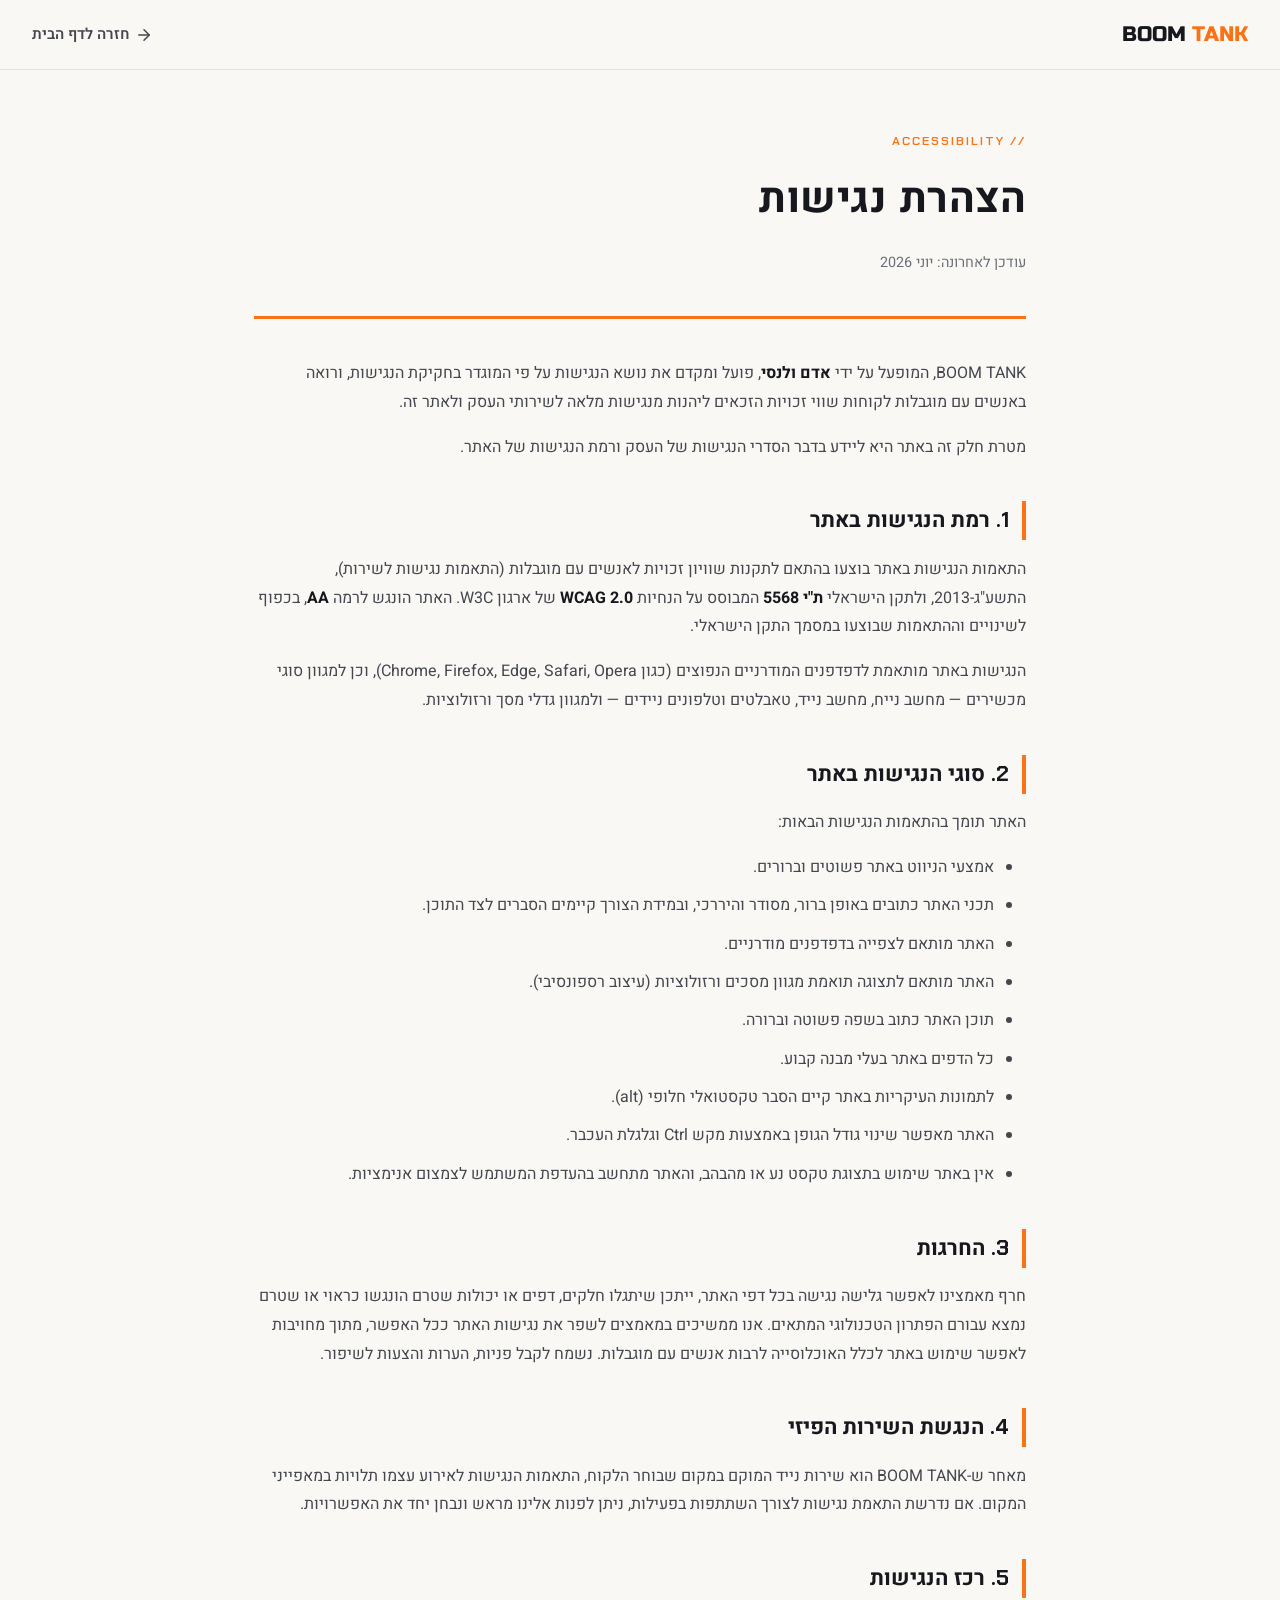
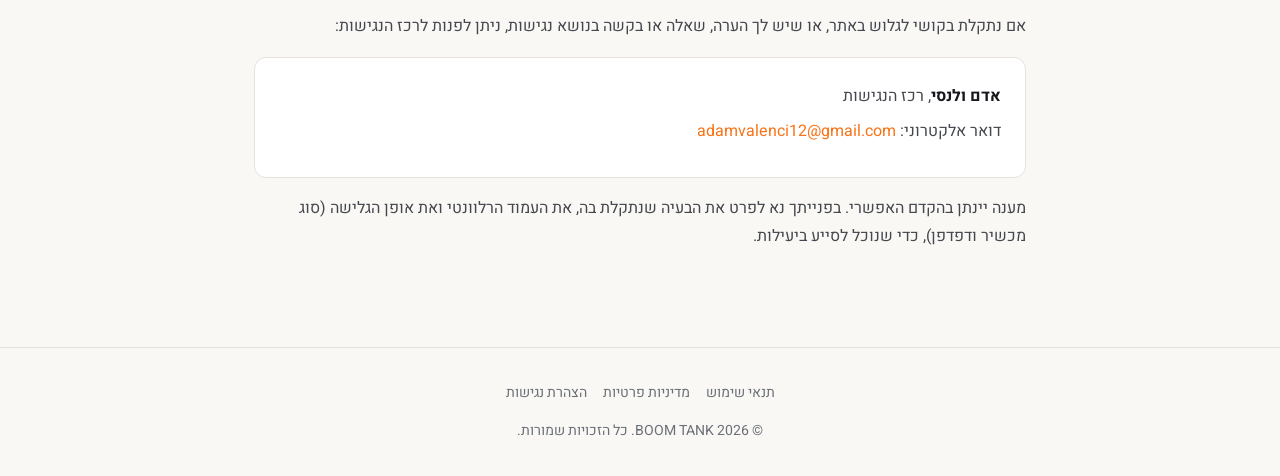
<file: accessibility.html>
<!DOCTYPE html>
<html lang="he" dir="rtl">
<head>
  <meta charset="UTF-8">
  <meta name="viewport" content="width=device-width, initial-scale=1.0">
  <title>הצהרת נגישות | BOOM TANK</title>
  <meta name="description" content="הצהרת הנגישות של אתר BOOM TANK — רמת הנגישות, סוגי ההתאמות שבוצעו ודרכי פנייה לרכז הנגישות.">
  <link rel="preconnect" href="https://fonts.googleapis.com">
  <link rel="preconnect" href="https://fonts.gstatic.com" crossorigin>
  <link href="https://fonts.googleapis.com/css2?family=Russo+One&family=Chakra+Petch:wght@400;500;600;700&family=Heebo:wght@300;400;500;700;800;900&display=swap" rel="stylesheet">
  <link rel="stylesheet" href="legal.css">
</head>
<body>
  <nav class="legal-nav">
    <a href="index.html" class="logo">BOOM <span class="accent">TANK</span></a>
    <a href="index.html" class="back-link">
      <svg xmlns="http://www.w3.org/2000/svg" viewBox="0 0 24 24" fill="none" stroke="currentColor" stroke-width="2" stroke-linecap="round" stroke-linejoin="round"><line x1="5" y1="12" x2="19" y2="12"/><polyline points="12 5 19 12 12 19"/></svg>
      חזרה לדף הבית
    </a>
  </nav>

  <main class="legal-wrap">
    <header class="legal-header">
      <span class="eyebrow">// Accessibility</span>
      <h1>הצהרת נגישות</h1>
      <p class="updated">עודכן לאחרונה: יוני 2026</p>
    </header>

    <p>
      BOOM TANK, המופעל על ידי <strong>אדם ולנסי</strong>, פועל ומקדם את נושא הנגישות על פי המוגדר בחקיקת הנגישות, ורואה באנשים עם מוגבלות לקוחות שווי זכויות הזכאים ליהנות מנגישות מלאה לשירותי העסק ולאתר זה.
    </p>
    <p>
      מטרת חלק זה באתר היא ליידע בדבר הסדרי הנגישות של העסק ורמת הנגישות של האתר.
    </p>

    <h2>1. רמת הנגישות באתר</h2>
    <p>
      התאמות הנגישות באתר בוצעו בהתאם לתקנות שוויון זכויות לאנשים עם מוגבלות (התאמות נגישות לשירות), התשע"ג-2013, ולתקן הישראלי <strong>ת"י 5568</strong> המבוסס על הנחיות <strong>WCAG 2.0</strong> של ארגון W3C. האתר הונגש לרמה <strong>AA</strong>, בכפוף לשינויים וההתאמות שבוצעו במסמך התקן הישראלי.
    </p>
    <p>
      הנגישות באתר מותאמת לדפדפנים המודרניים הנפוצים (כגון Chrome, Firefox, Edge, Safari, Opera), וכן למגוון סוגי מכשירים — מחשב נייח, מחשב נייד, טאבלטים וטלפונים ניידים — ולמגוון גדלי מסך ורזולוציות.
    </p>

    <h2>2. סוגי הנגישות באתר</h2>
    <p>האתר תומך בהתאמות הנגישות הבאות:</p>
    <ul>
      <li>אמצעי הניווט באתר פשוטים וברורים.</li>
      <li>תכני האתר כתובים באופן ברור, מסודר והיררכי, ובמידת הצורך קיימים הסברים לצד התוכן.</li>
      <li>האתר מותאם לצפייה בדפדפנים מודרניים.</li>
      <li>האתר מותאם לתצוגה תואמת מגוון מסכים ורזולוציות (עיצוב רספונסיבי).</li>
      <li>תוכן האתר כתוב בשפה פשוטה וברורה.</li>
      <li>כל הדפים באתר בעלי מבנה קבוע.</li>
      <li>לתמונות העיקריות באתר קיים הסבר טקסטואלי חלופי (alt).</li>
      <li>האתר מאפשר שינוי גודל הגופן באמצעות מקש Ctrl וגלגלת העכבר.</li>
      <li>אין באתר שימוש בתצוגת טקסט נע או מהבהב, והאתר מתחשב בהעדפת המשתמש לצמצום אנימציות.</li>
    </ul>

    <h2>3. החרגות</h2>
    <p>
      חרף מאמצינו לאפשר גלישה נגישה בכל דפי האתר, ייתכן שיתגלו חלקים, דפים או יכולות שטרם הונגשו כראוי או שטרם נמצא עבורם הפתרון הטכנולוגי המתאים. אנו ממשיכים במאמצים לשפר את נגישות האתר ככל האפשר, מתוך מחויבות לאפשר שימוש באתר לכלל האוכלוסייה לרבות אנשים עם מוגבלות. נשמח לקבל פניות, הערות והצעות לשיפור.
    </p>

    <h2>4. הנגשת השירות הפיזי</h2>
    <p>
      מאחר ש-BOOM TANK הוא שירות נייד המוקם במקום שבוחר הלקוח, התאמות הנגישות לאירוע עצמו תלויות במאפייני המקום. אם נדרשת התאמת נגישות לצורך השתתפות בפעילות, ניתן לפנות אלינו מראש ונבחן יחד את האפשרויות.
    </p>

    <h2>5. רכז הנגישות</h2>
    <p>
      אם נתקלת בקושי לגלוש באתר, או שיש לך הערה, שאלה או בקשה בנושא נגישות, ניתן לפנות לרכז הנגישות:
    </p>
    <div class="legal-contact">
      <p><strong>אדם ולנסי</strong>, רכז הנגישות</p>
      <p>דואר אלקטרוני: <a href="mailto:adamvalenci12@gmail.com">adamvalenci12@gmail.com</a></p>
    </div>
    <p style="margin-top:1rem;">
      מענה יינתן בהקדם האפשרי. בפנייתך נא לפרט את הבעיה שנתקלת בה, את העמוד הרלוונטי ואת אופן הגלישה (סוג מכשיר ודפדפן), כדי שנוכל לסייע ביעילות.
    </p>
  </main>

  <footer class="legal-footer">
    <div class="links">
      <a href="terms.html">תנאי שימוש</a>
      <a href="privacy.html">מדיניות פרטיות</a>
      <a href="accessibility.html">הצהרת נגישות</a>
    </div>
    <p>© 2026 BOOM TANK. כל הזכויות שמורות.</p>
  </footer>
</body>
</html>
</file>
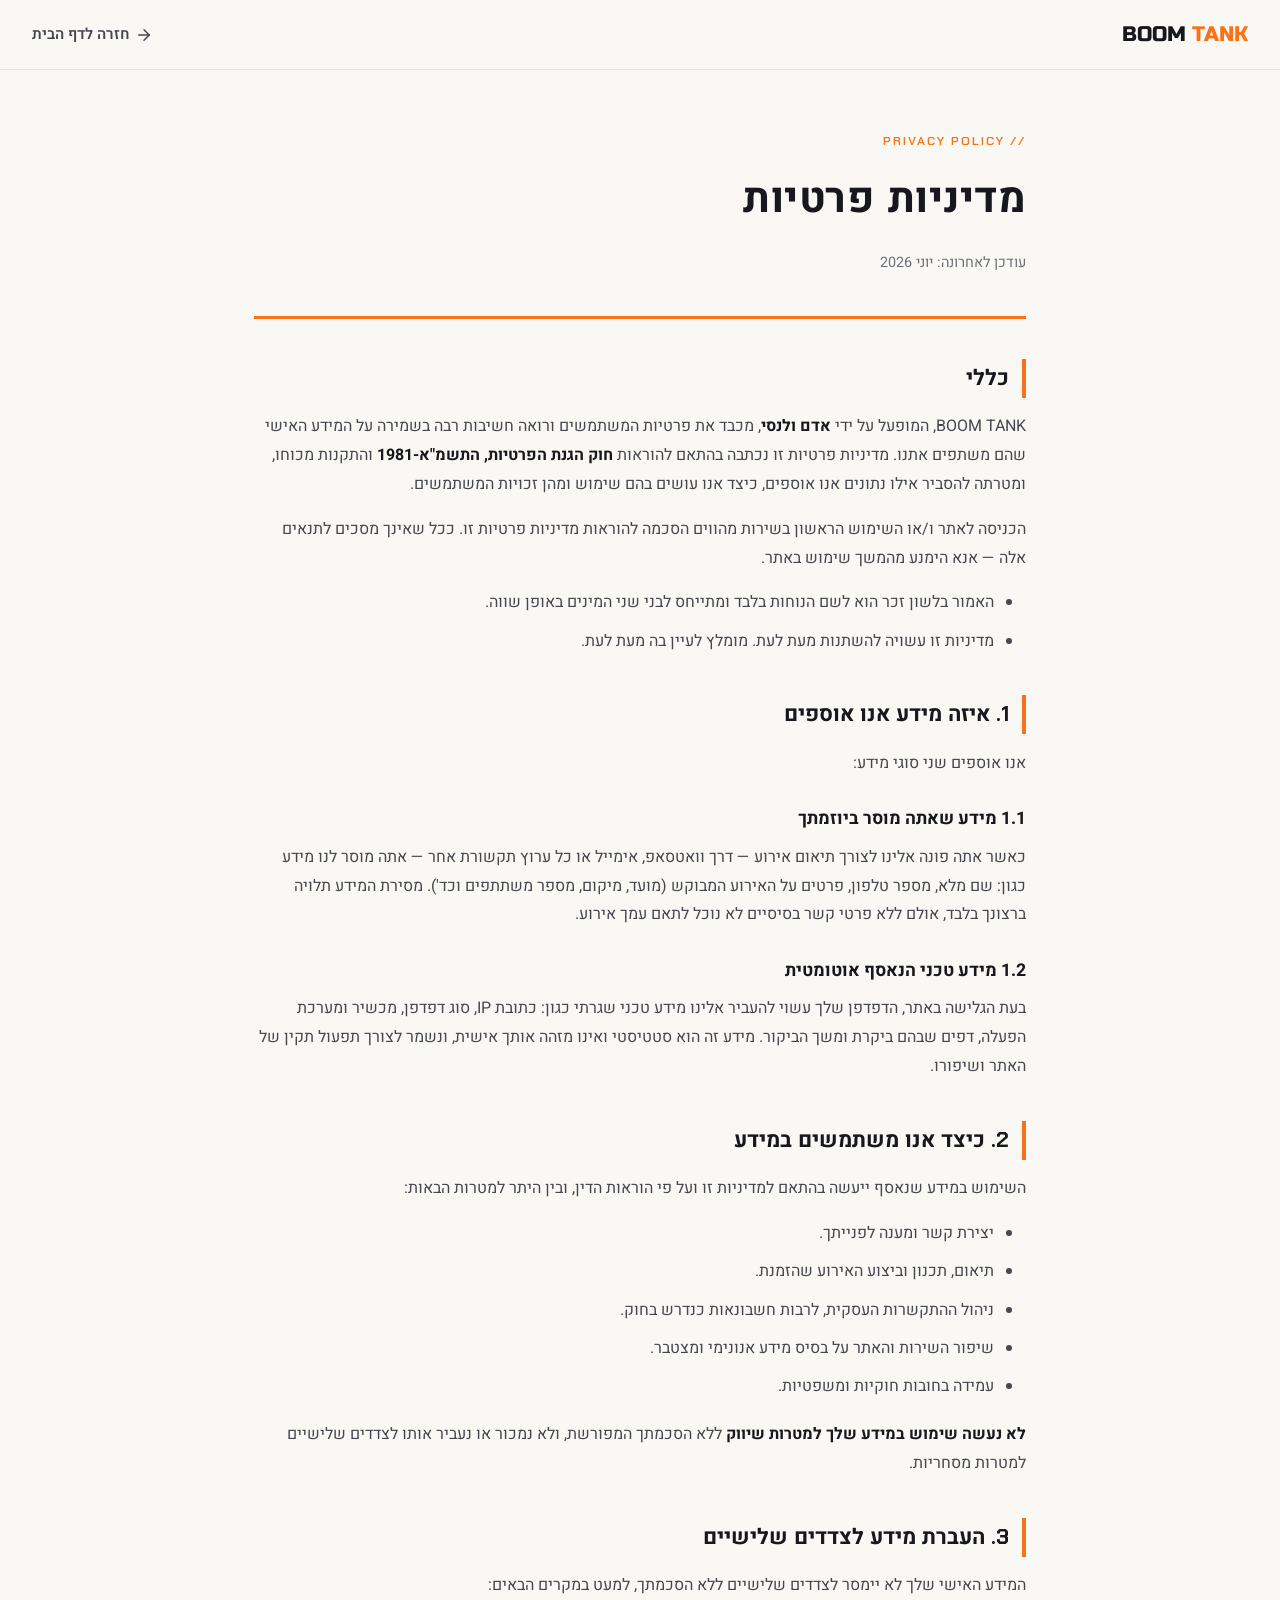
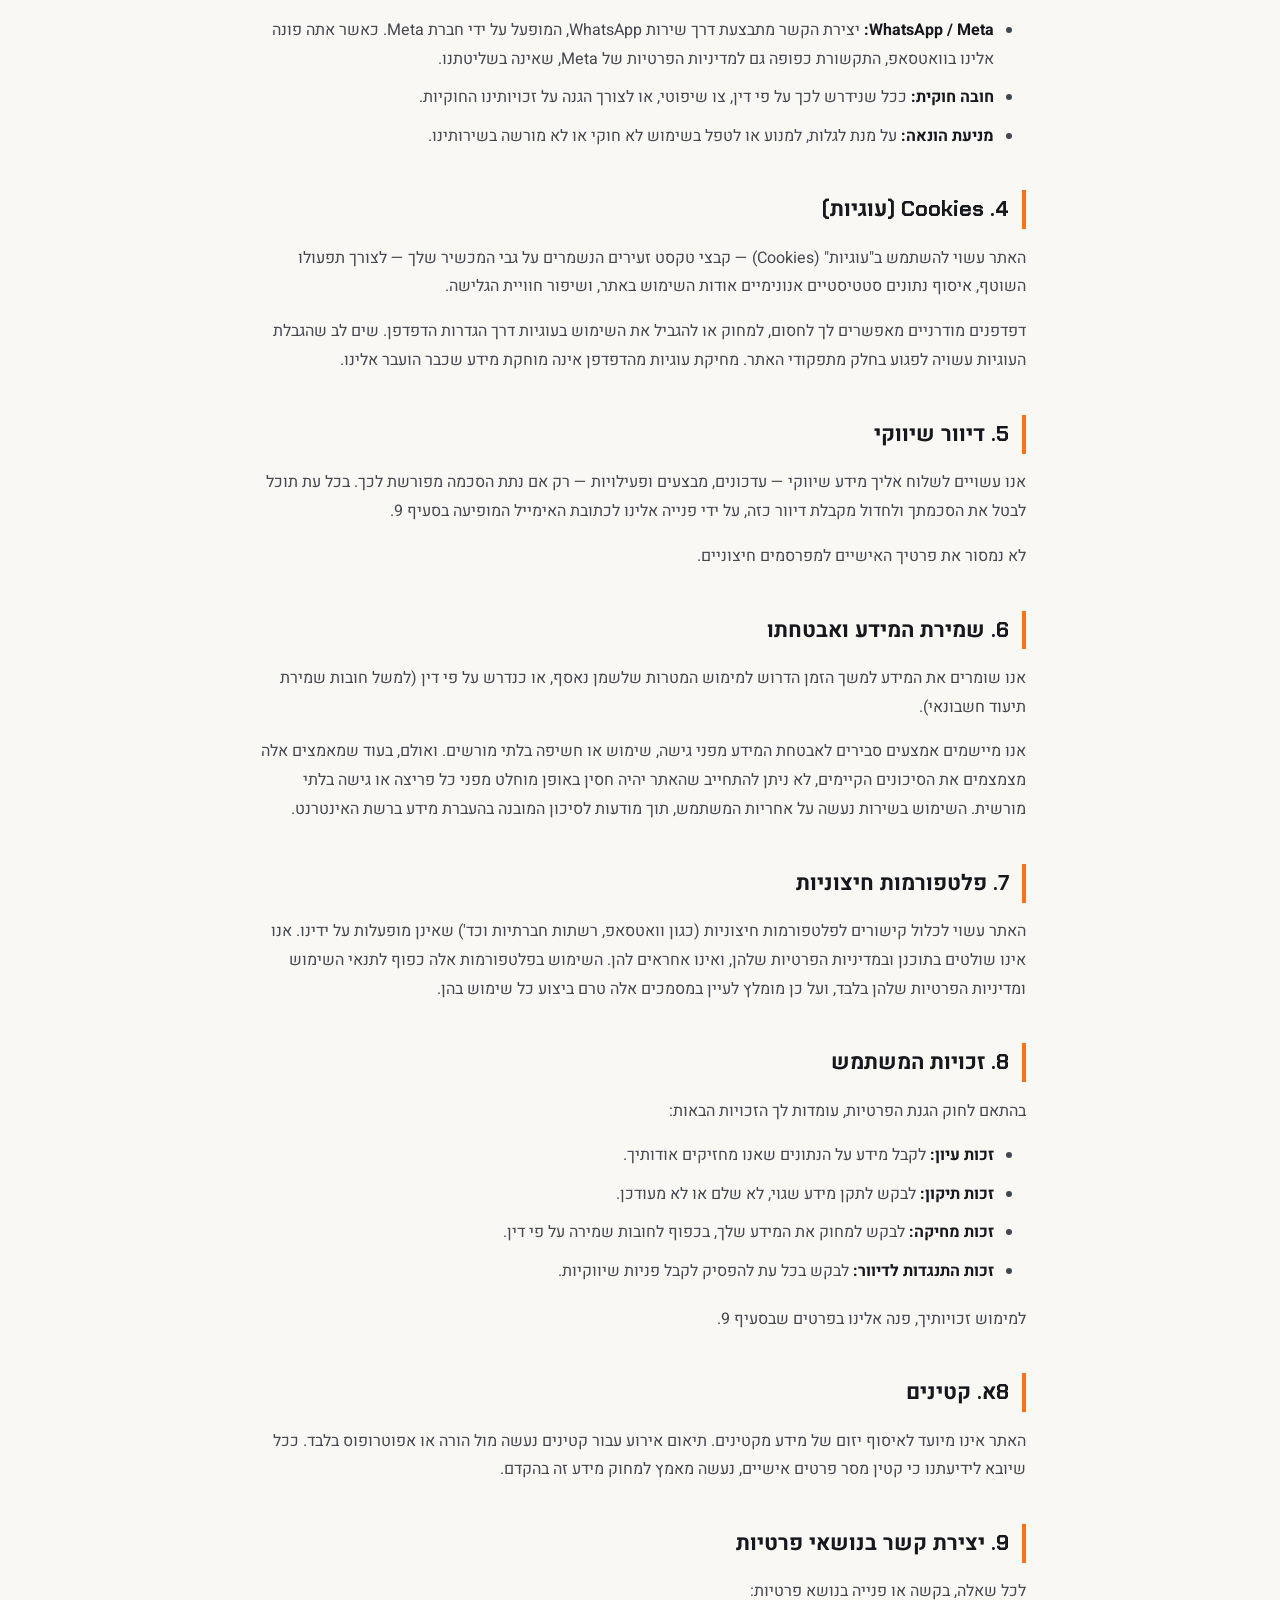
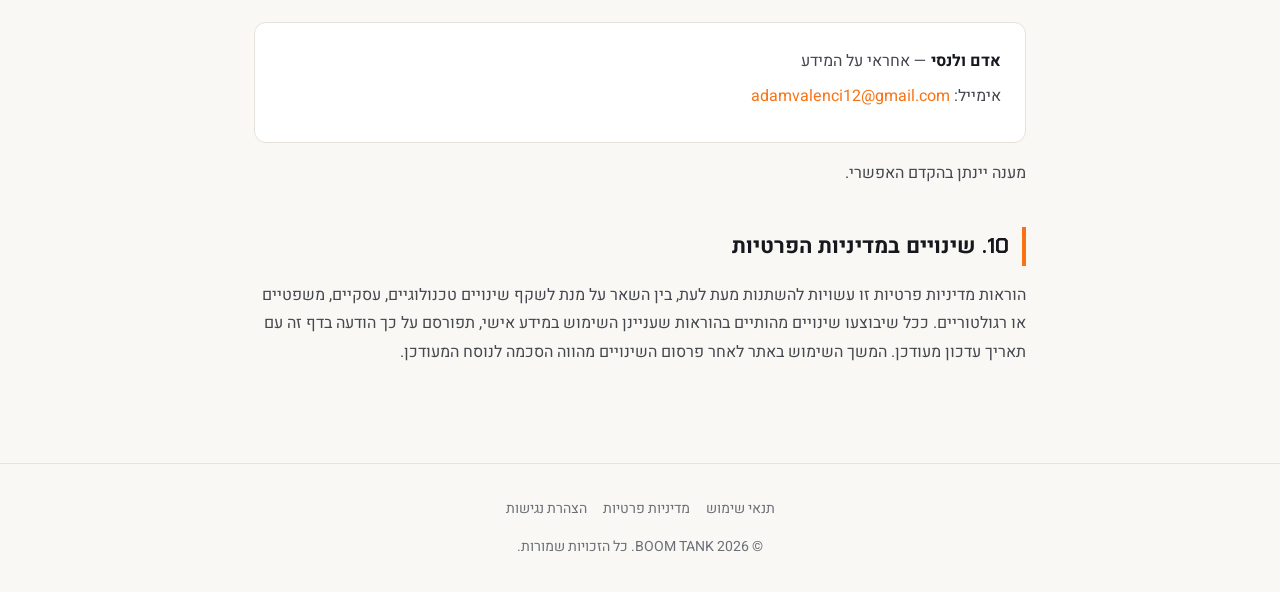
<file: privacy.html>
<!DOCTYPE html>
<html lang="he" dir="rtl">
<head>
  <meta charset="UTF-8">
  <meta name="viewport" content="width=device-width, initial-scale=1.0">
  <title>מדיניות פרטיות | BOOM TANK</title>
  <meta name="description" content="מדיניות הפרטיות של BOOM TANK — איזה מידע נאסף, כיצד הוא נשמר ומה הזכויות שלך.">
  <link rel="preconnect" href="https://fonts.googleapis.com">
  <link rel="preconnect" href="https://fonts.gstatic.com" crossorigin>
  <link href="https://fonts.googleapis.com/css2?family=Russo+One&family=Chakra+Petch:wght@400;500;600;700&family=Heebo:wght@300;400;500;700;800;900&display=swap" rel="stylesheet">
  <link rel="stylesheet" href="legal.css">
</head>
<body>
  <nav class="legal-nav">
    <a href="index.html" class="logo">BOOM <span class="accent">TANK</span></a>
    <a href="index.html" class="back-link">
      <svg xmlns="http://www.w3.org/2000/svg" viewBox="0 0 24 24" fill="none" stroke="currentColor" stroke-width="2" stroke-linecap="round" stroke-linejoin="round"><line x1="5" y1="12" x2="19" y2="12"/><polyline points="12 5 19 12 12 19"/></svg>
      חזרה לדף הבית
    </a>
  </nav>

  <main class="legal-wrap">
    <header class="legal-header">
      <span class="eyebrow">// Privacy Policy</span>
      <h1>מדיניות פרטיות</h1>
      <p class="updated">עודכן לאחרונה: יוני 2026</p>
    </header>

    <h2>כללי</h2>
    <p>
      BOOM TANK, המופעל על ידי <strong>אדם ולנסי</strong>, מכבד את פרטיות המשתמשים ורואה חשיבות רבה בשמירה על המידע האישי שהם משתפים אתנו. מדיניות פרטיות זו נכתבה בהתאם להוראות <strong>חוק הגנת הפרטיות, התשמ"א-1981</strong> והתקנות מכוחו, ומטרתה להסביר אילו נתונים אנו אוספים, כיצד אנו עושים בהם שימוש ומהן זכויות המשתמשים.
    </p>
    <p>
      הכניסה לאתר ו/או השימוש הראשון בשירות מהווים הסכמה להוראות מדיניות פרטיות זו. ככל שאינך מסכים לתנאים אלה — אנא הימנע מהמשך שימוש באתר.
    </p>
    <ul>
      <li>האמור בלשון זכר הוא לשם הנוחות בלבד ומתייחס לבני שני המינים באופן שווה.</li>
      <li>מדיניות זו עשויה להשתנות מעת לעת. מומלץ לעיין בה מעת לעת.</li>
    </ul>

    <h2>1. איזה מידע אנו אוספים</h2>
    <p>אנו אוספים שני סוגי מידע:</p>

    <h3>1.1 מידע שאתה מוסר ביוזמתך</h3>
    <p>
      כאשר אתה פונה אלינו לצורך תיאום אירוע — דרך וואטסאפ, אימייל או כל ערוץ תקשורת אחר — אתה מוסר לנו מידע כגון: שם מלא, מספר טלפון, פרטים על האירוע המבוקש (מועד, מיקום, מספר משתתפים וכד'). מסירת המידע תלויה ברצונך בלבד, אולם ללא פרטי קשר בסיסיים לא נוכל לתאם עמך אירוע.
    </p>

    <h3>1.2 מידע טכני הנאסף אוטומטית</h3>
    <p>
      בעת הגלישה באתר, הדפדפן שלך עשוי להעביר אלינו מידע טכני שגרתי כגון: כתובת IP, סוג דפדפן, מכשיר ומערכת הפעלה, דפים שבהם ביקרת ומשך הביקור. מידע זה הוא סטטיסטי ואינו מזהה אותך אישית, ונשמר לצורך תפעול תקין של האתר ושיפורו.
    </p>

    <h2>2. כיצד אנו משתמשים במידע</h2>
    <p>השימוש במידע שנאסף ייעשה בהתאם למדיניות זו ועל פי הוראות הדין, ובין היתר למטרות הבאות:</p>
    <ul>
      <li>יצירת קשר ומענה לפנייתך.</li>
      <li>תיאום, תכנון וביצוע האירוע שהזמנת.</li>
      <li>ניהול ההתקשרות העסקית, לרבות חשבונאות כנדרש בחוק.</li>
      <li>שיפור השירות והאתר על בסיס מידע אנונימי ומצטבר.</li>
      <li>עמידה בחובות חוקיות ומשפטיות.</li>
    </ul>
    <p>
      <strong>לא נעשה שימוש במידע שלך למטרות שיווק</strong> ללא הסכמתך המפורשת, ולא נמכור או נעביר אותו לצדדים שלישיים למטרות מסחריות.
    </p>

    <h2>3. העברת מידע לצדדים שלישיים</h2>
    <p>
      המידע האישי שלך לא יימסר לצדדים שלישיים ללא הסכמתך, למעט במקרים הבאים:
    </p>
    <ul>
      <li><strong>WhatsApp / Meta:</strong> יצירת הקשר מתבצעת דרך שירות WhatsApp, המופעל על ידי חברת Meta. כאשר אתה פונה אלינו בוואטסאפ, התקשורת כפופה גם למדיניות הפרטיות של Meta, שאינה בשליטתנו.</li>
      <li><strong>חובה חוקית:</strong> ככל שנידרש לכך על פי דין, צו שיפוטי, או לצורך הגנה על זכויותינו החוקיות.</li>
      <li><strong>מניעת הונאה:</strong> על מנת לגלות, למנוע או לטפל בשימוש לא חוקי או לא מורשה בשירותינו.</li>
    </ul>

    <h2>4. Cookies (עוגיות)</h2>
    <p>
      האתר עשוי להשתמש ב"עוגיות" (Cookies) — קבצי טקסט זעירים הנשמרים על גבי המכשיר שלך — לצורך תפעולו השוטף, איסוף נתונים סטטיסטיים אנונימיים אודות השימוש באתר, ושיפור חוויית הגלישה.
    </p>
    <p>
      דפדפנים מודרניים מאפשרים לך לחסום, למחוק או להגביל את השימוש בעוגיות דרך הגדרות הדפדפן. שים לב שהגבלת העוגיות עשויה לפגוע בחלק מתפקודי האתר. מחיקת עוגיות מהדפדפן אינה מוחקת מידע שכבר הועבר אלינו.
    </p>

    <h2>5. דיוור שיווקי</h2>
    <p>
      אנו עשויים לשלוח אליך מידע שיווקי — עדכונים, מבצעים ופעילויות — רק אם נתת הסכמה מפורשת לכך. בכל עת תוכל לבטל את הסכמתך ולחדול מקבלת דיוור כזה, על ידי פנייה אלינו לכתובת האימייל המופיעה בסעיף 9.
    </p>
    <p>
      לא נמסור את פרטיך האישיים למפרסמים חיצוניים.
    </p>

    <h2>6. שמירת המידע ואבטחתו</h2>
    <p>
      אנו שומרים את המידע למשך הזמן הדרוש למימוש המטרות שלשמן נאסף, או כנדרש על פי דין (למשל חובות שמירת תיעוד חשבונאי).
    </p>
    <p>
      אנו מיישמים אמצעים סבירים לאבטחת המידע מפני גישה, שימוש או חשיפה בלתי מורשים. ואולם, בעוד שמאמצים אלה מצמצמים את הסיכונים הקיימים, לא ניתן להתחייב שהאתר יהיה חסין באופן מוחלט מפני כל פריצה או גישה בלתי מורשית. השימוש בשירות נעשה על אחריות המשתמש, תוך מודעות לסיכון המובנה בהעברת מידע ברשת האינטרנט.
    </p>

    <h2>7. פלטפורמות חיצוניות</h2>
    <p>
      האתר עשוי לכלול קישורים לפלטפורמות חיצוניות (כגון וואטסאפ, רשתות חברתיות וכד') שאינן מופעלות על ידינו. אנו אינו שולטים בתוכנן ובמדיניות הפרטיות שלהן, ואינו אחראים להן. השימוש בפלטפורמות אלה כפוף לתנאי השימוש ומדיניות הפרטיות שלהן בלבד, ועל כן מומלץ לעיין במסמכים אלה טרם ביצוע כל שימוש בהן.
    </p>

    <h2>8. זכויות המשתמש</h2>
    <p>בהתאם לחוק הגנת הפרטיות, עומדות לך הזכויות הבאות:</p>
    <ul>
      <li><strong>זכות עיון:</strong> לקבל מידע על הנתונים שאנו מחזיקים אודותיך.</li>
      <li><strong>זכות תיקון:</strong> לבקש לתקן מידע שגוי, לא שלם או לא מעודכן.</li>
      <li><strong>זכות מחיקה:</strong> לבקש למחוק את המידע שלך, בכפוף לחובות שמירה על פי דין.</li>
      <li><strong>זכות התנגדות לדיוור:</strong> לבקש בכל עת להפסיק לקבל פניות שיווקיות.</li>
    </ul>
    <p>למימוש זכויותיך, פנה אלינו בפרטים שבסעיף 9.</p>

    <h2>8א. קטינים</h2>
    <p>
      האתר אינו מיועד לאיסוף יזום של מידע מקטינים. תיאום אירוע עבור קטינים נעשה מול הורה או אפוטרופוס בלבד. ככל שיובא לידיעתנו כי קטין מסר פרטים אישיים, נעשה מאמץ למחוק מידע זה בהקדם.
    </p>

    <h2>9. יצירת קשר בנושאי פרטיות</h2>
    <p>לכל שאלה, בקשה או פנייה בנושא פרטיות:</p>
    <div class="legal-contact">
      <p><strong>אדם ולנסי</strong> — אחראי על המידע</p>
      <p>אימייל: <a href="mailto:adamvalenci12@gmail.com">adamvalenci12@gmail.com</a></p>
    </div>
    <p style="margin-top:1rem;">מענה יינתן בהקדם האפשרי.</p>

    <h2>10. שינויים במדיניות הפרטיות</h2>
    <p>
      הוראות מדיניות פרטיות זו עשויות להשתנות מעת לעת, בין השאר על מנת לשקף שינויים טכנולוגיים, עסקיים, משפטיים או רגולטוריים. ככל שיבוצעו שינויים מהותיים בהוראות שעניינן השימוש במידע אישי, תפורסם על כך הודעה בדף זה עם תאריך עדכון מעודכן. המשך השימוש באתר לאחר פרסום השינויים מהווה הסכמה לנוסח המעודכן.
    </p>
  </main>

  <footer class="legal-footer">
    <div class="links">
      <a href="terms.html">תנאי שימוש</a>
      <a href="privacy.html">מדיניות פרטיות</a>
      <a href="accessibility.html">הצהרת נגישות</a>
    </div>
    <p>© 2026 BOOM TANK. כל הזכויות שמורות.</p>
  </footer>
</body>
</html>
</file>
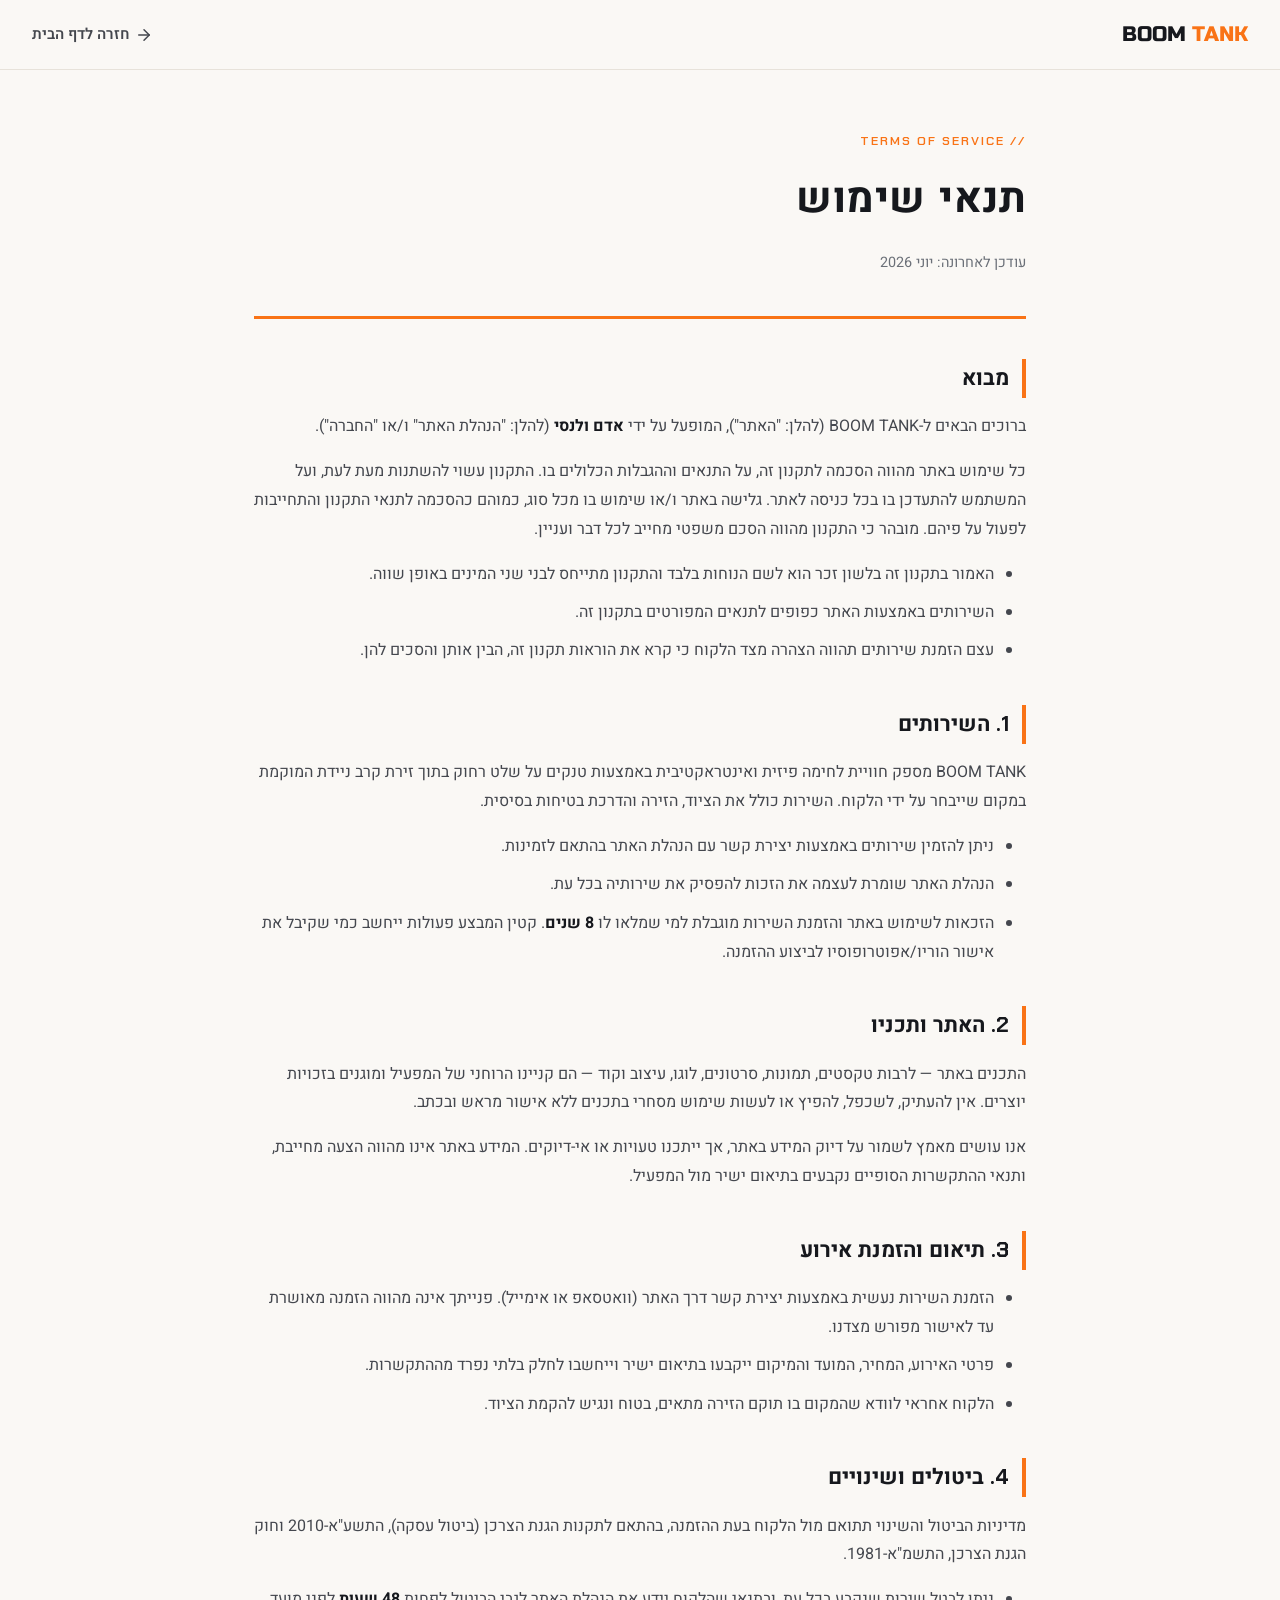
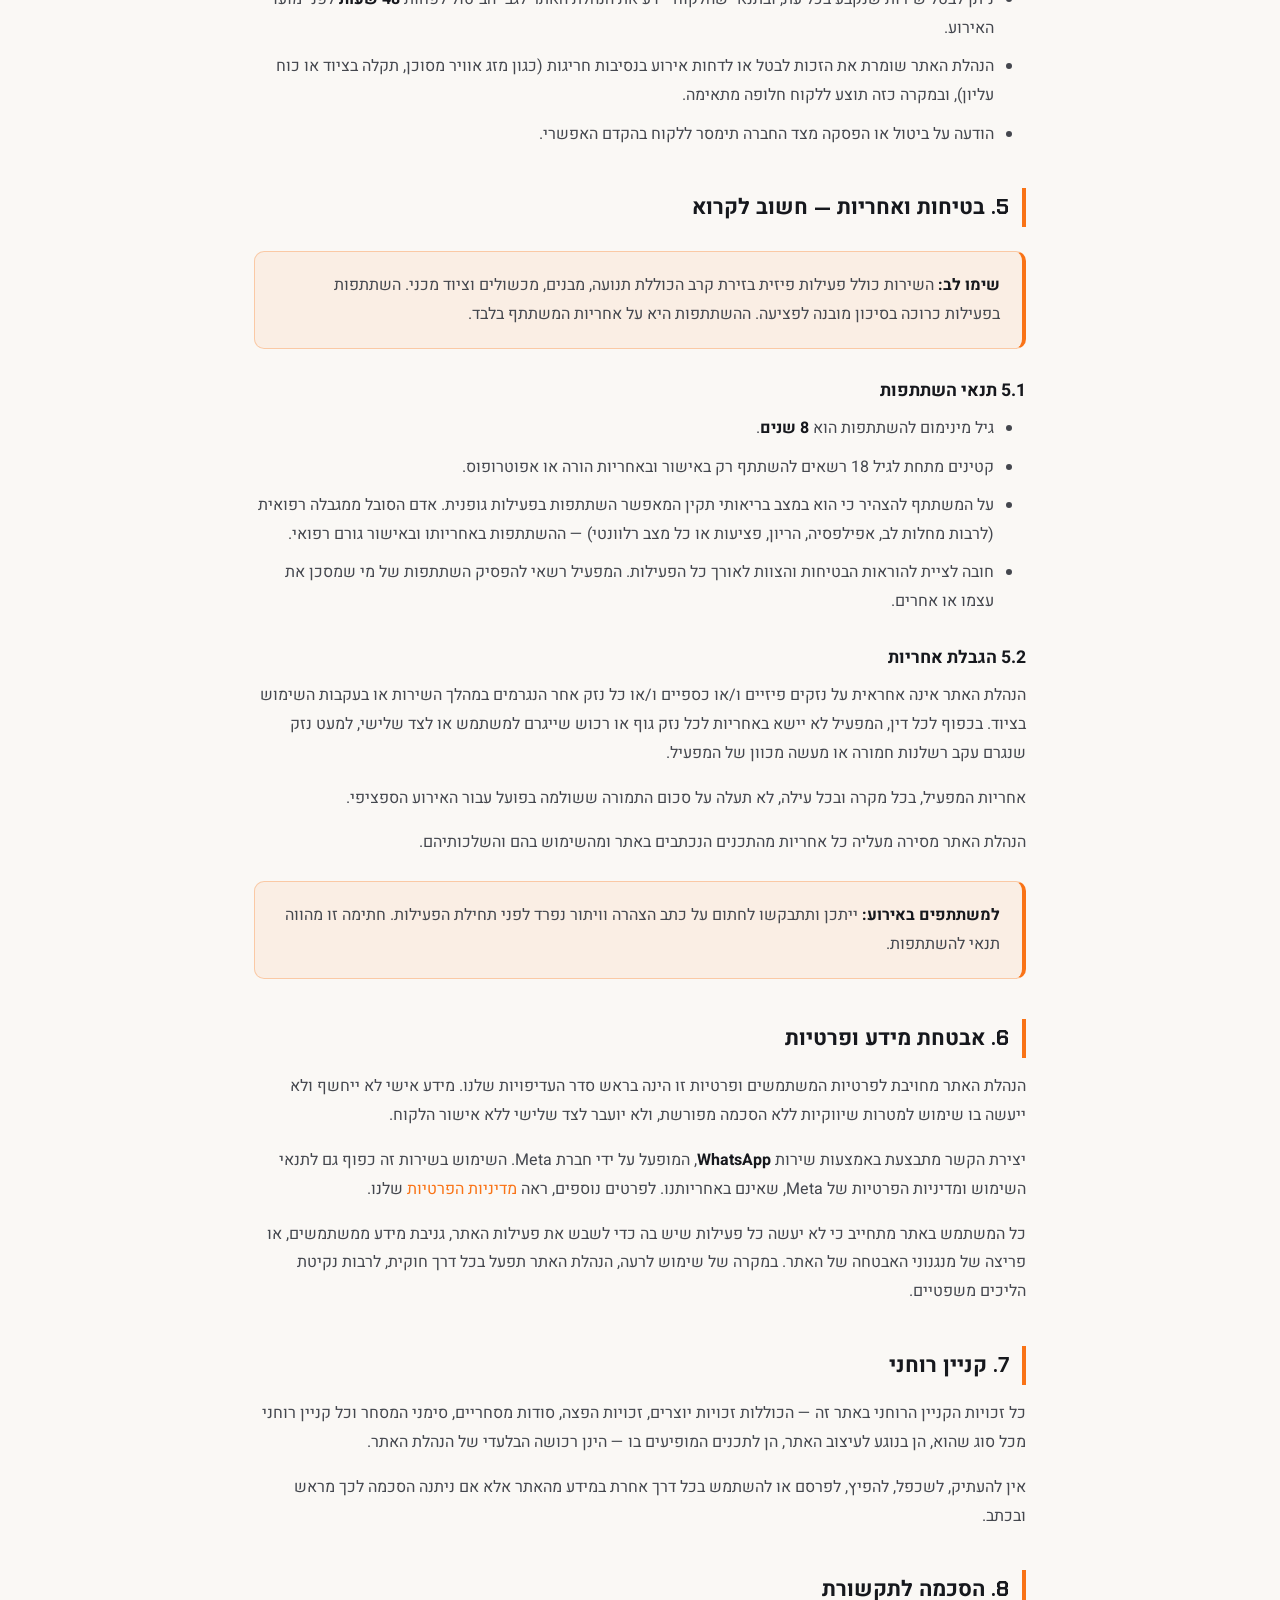
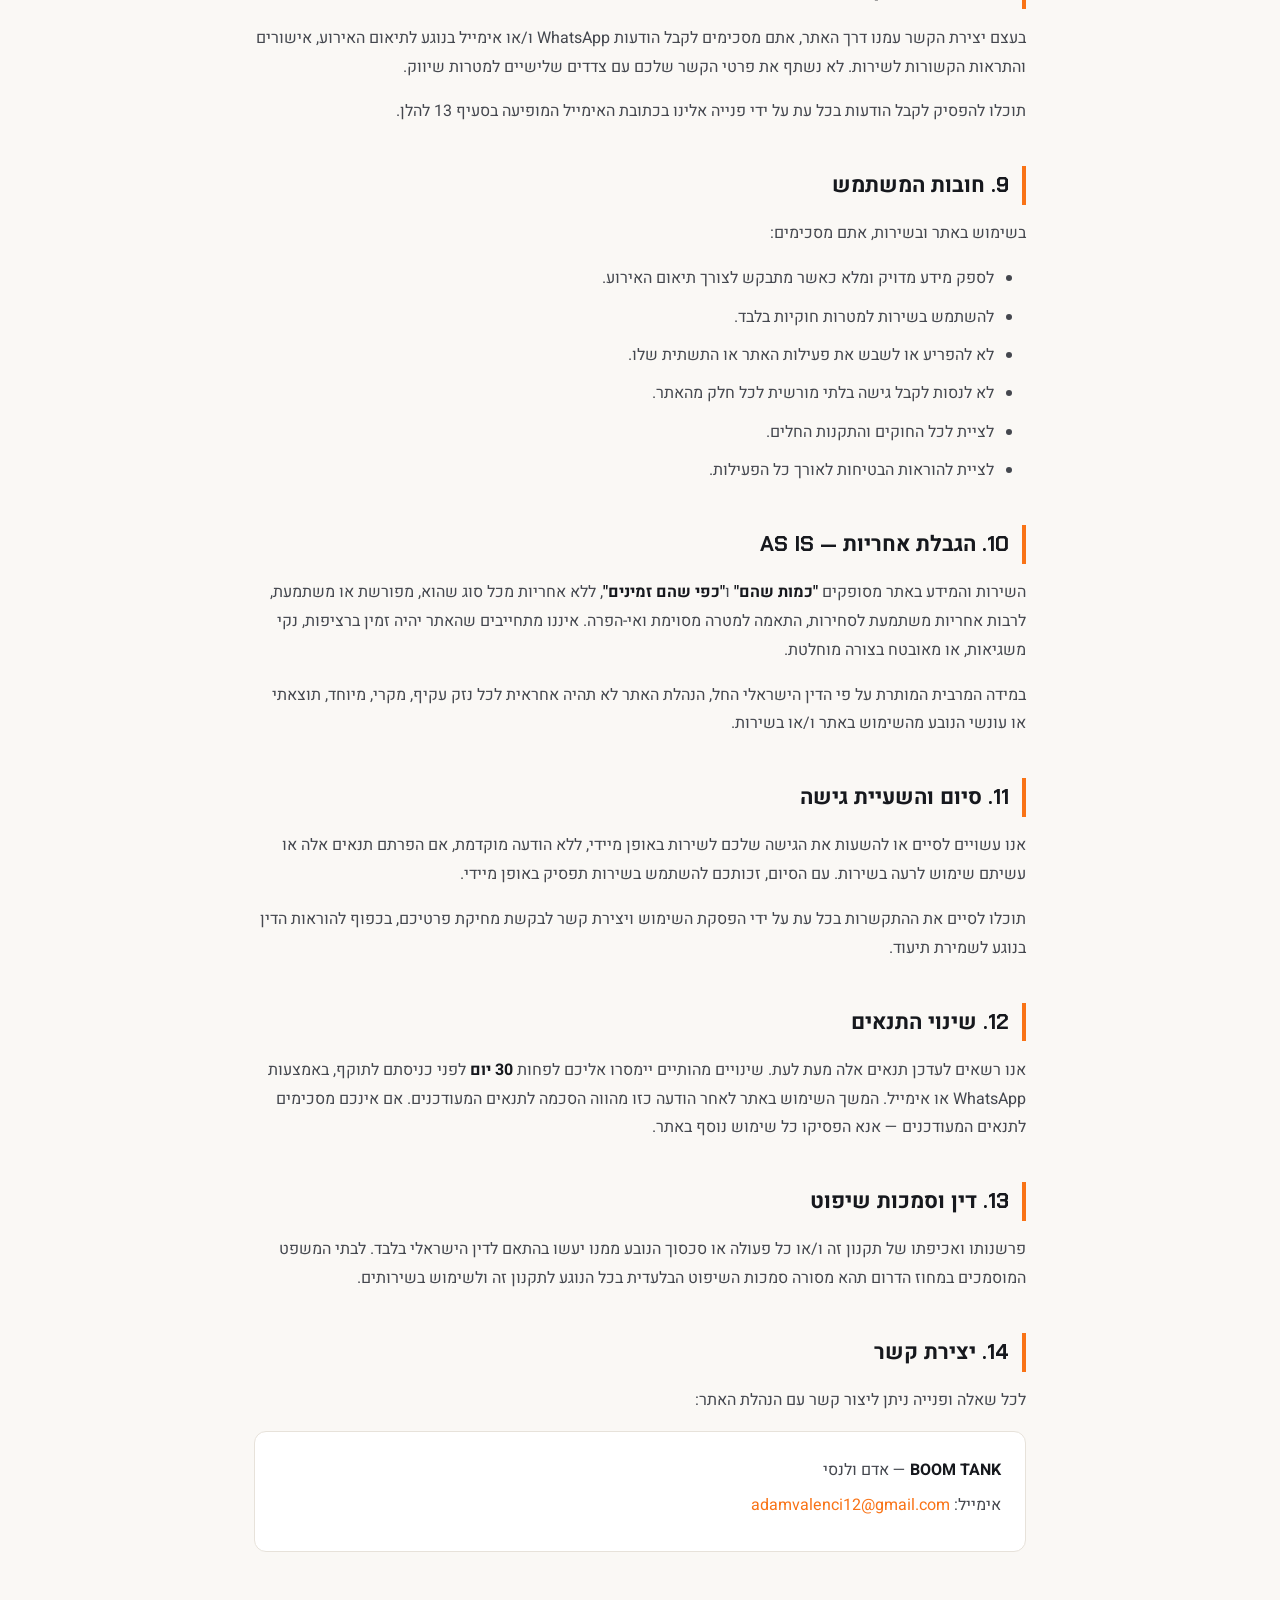
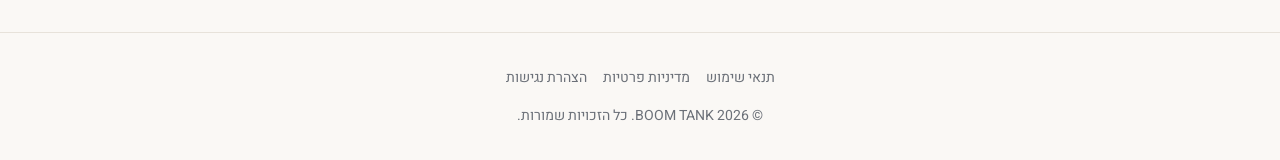
<file: terms.html>
<!DOCTYPE html>
<html lang="he" dir="rtl">
<head>
  <meta charset="UTF-8">
  <meta name="viewport" content="width=device-width, initial-scale=1.0">
  <title>תנאי שימוש | BOOM TANK</title>
  <meta name="description" content="תנאי השימוש של אתר ושירותי BOOM TANK — זירת לחימה סימולטיבית של טנקים על שלט רחוק.">
  <link rel="preconnect" href="https://fonts.googleapis.com">
  <link rel="preconnect" href="https://fonts.gstatic.com" crossorigin>
  <link href="https://fonts.googleapis.com/css2?family=Russo+One&family=Chakra+Petch:wght@400;500;600;700&family=Heebo:wght@300;400;500;700;800;900&display=swap" rel="stylesheet">
  <link rel="stylesheet" href="legal.css">
</head>
<body>
  <nav class="legal-nav">
    <a href="index.html" class="logo">BOOM <span class="accent">TANK</span></a>
    <a href="index.html" class="back-link">
      <svg xmlns="http://www.w3.org/2000/svg" viewBox="0 0 24 24" fill="none" stroke="currentColor" stroke-width="2" stroke-linecap="round" stroke-linejoin="round"><line x1="5" y1="12" x2="19" y2="12"/><polyline points="12 5 19 12 12 19"/></svg>
      חזרה לדף הבית
    </a>
  </nav>

  <main class="legal-wrap">
    <header class="legal-header">
      <span class="eyebrow">// Terms of Service</span>
      <h1>תנאי שימוש</h1>
      <p class="updated">עודכן לאחרונה: יוני 2026</p>
    </header>

    <h2>מבוא</h2>
    <p>
      ברוכים הבאים ל-BOOM TANK (להלן: "האתר"), המופעל על ידי <strong>אדם ולנסי</strong> (להלן: "הנהלת האתר" ו/או "החברה").
    </p>
    <p>
      כל שימוש באתר מהווה הסכמה לתקנון זה, על התנאים וההגבלות הכלולים בו. התקנון עשוי להשתנות מעת לעת, ועל המשתמש להתעדכן בו בכל כניסה לאתר. גלישה באתר ו/או שימוש בו מכל סוג, כמוהם כהסכמה לתנאי התקנון והתחייבות לפעול על פיהם. מובהר כי התקנון מהווה הסכם משפטי מחייב לכל דבר ועניין.
    </p>
    <ul>
      <li>האמור בתקנון זה בלשון זכר הוא לשם הנוחות בלבד והתקנון מתייחס לבני שני המינים באופן שווה.</li>
      <li>השירותים באמצעות האתר כפופים לתנאים המפורטים בתקנון זה.</li>
      <li>עצם הזמנת שירותים תהווה הצהרה מצד הלקוח כי קרא את הוראות תקנון זה, הבין אותן והסכים להן.</li>
    </ul>

    <h2>1. השירותים</h2>
    <p>
      BOOM TANK מספק חוויית לחימה פיזית ואינטראקטיבית באמצעות טנקים על שלט רחוק בתוך זירת קרב ניידת המוקמת במקום שייבחר על ידי הלקוח. השירות כולל את הציוד, הזירה והדרכת בטיחות בסיסית.
    </p>
    <ul>
      <li>ניתן להזמין שירותים באמצעות יצירת קשר עם הנהלת האתר בהתאם לזמינות.</li>
      <li>הנהלת האתר שומרת לעצמה את הזכות להפסיק את שירותיה בכל עת.</li>
      <li>הזכאות לשימוש באתר והזמנת השירות מוגבלת למי שמלאו לו <strong>8 שנים</strong>. קטין המבצע פעולות ייחשב כמי שקיבל את אישור הוריו/אפוטרופוסיו לביצוע ההזמנה.</li>
    </ul>

    <h2>2. האתר ותכניו</h2>
    <p>
      התכנים באתר — לרבות טקסטים, תמונות, סרטונים, לוגו, עיצוב וקוד — הם קניינו הרוחני של המפעיל ומוגנים בזכויות יוצרים. אין להעתיק, לשכפל, להפיץ או לעשות שימוש מסחרי בתכנים ללא אישור מראש ובכתב.
    </p>
    <p>
      אנו עושים מאמץ לשמור על דיוק המידע באתר, אך ייתכנו טעויות או אי-דיוקים. המידע באתר אינו מהווה הצעה מחייבת, ותנאי ההתקשרות הסופיים נקבעים בתיאום ישיר מול המפעיל.
    </p>

    <h2>3. תיאום והזמנת אירוע</h2>
    <ul>
      <li>הזמנת השירות נעשית באמצעות יצירת קשר דרך האתר (וואטסאפ או אימייל). פנייתך אינה מהווה הזמנה מאושרת עד לאישור מפורש מצדנו.</li>
      <li>פרטי האירוע, המחיר, המועד והמיקום ייקבעו בתיאום ישיר וייחשבו לחלק בלתי נפרד מההתקשרות.</li>
      <li>הלקוח אחראי לוודא שהמקום בו תוקם הזירה מתאים, בטוח ונגיש להקמת הציוד.</li>
    </ul>

    <h2>4. ביטולים ושינויים</h2>
    <p>
      מדיניות הביטול והשינוי תתואם מול הלקוח בעת ההזמנה, בהתאם לתקנות הגנת הצרכן (ביטול עסקה), התשע"א-2010 וחוק הגנת הצרכן, התשמ"א-1981.
    </p>
    <ul>
      <li>ניתן לבטל שירות שנקבע בכל עת, ובתנאי שהלקוח יידע את הנהלת האתר לגבי הביטול לפחות <strong>48 שעות</strong> לפני מועד האירוע.</li>
      <li>הנהלת האתר שומרת את הזכות לבטל או לדחות אירוע בנסיבות חריגות (כגון מזג אוויר מסוכן, תקלה בציוד או כוח עליון), ובמקרה כזה תוצע ללקוח חלופה מתאימה.</li>
      <li>הודעה על ביטול או הפסקה מצד החברה תימסר ללקוח בהקדם האפשרי.</li>
    </ul>

    <h2>5. בטיחות ואחריות — חשוב לקרוא</h2>

    <div class="legal-callout">
      <p>
        <strong>שימו לב:</strong> השירות כולל פעילות פיזית בזירת קרב הכוללת תנועה, מבנים, מכשולים וציוד מכני. השתתפות בפעילות כרוכה בסיכון מובנה לפציעה. ההשתתפות היא על אחריות המשתתף בלבד.
      </p>
    </div>

    <h3>5.1 תנאי השתתפות</h3>
    <ul>
      <li>גיל מינימום להשתתפות הוא <strong>8 שנים</strong>.</li>
      <li>קטינים מתחת לגיל 18 רשאים להשתתף רק באישור ובאחריות הורה או אפוטרופוס.</li>
      <li>על המשתתף להצהיר כי הוא במצב בריאותי תקין המאפשר השתתפות בפעילות גופנית. אדם הסובל ממגבלה רפואית (לרבות מחלות לב, אפילפסיה, הריון, פציעות או כל מצב רלוונטי) — ההשתתפות באחריותו ובאישור גורם רפואי.</li>
      <li>חובה לציית להוראות הבטיחות והצוות לאורך כל הפעילות. המפעיל רשאי להפסיק השתתפות של מי שמסכן את עצמו או אחרים.</li>
    </ul>

    <h3>5.2 הגבלת אחריות</h3>
    <p>
      הנהלת האתר אינה אחראית על נזקים פיזיים ו/או כספיים ו/או כל נזק אחר הנגרמים במהלך השירות או בעקבות השימוש בציוד. בכפוף לכל דין, המפעיל לא יישא באחריות לכל נזק גוף או רכוש שייגרם למשתמש או לצד שלישי, למעט נזק שנגרם עקב רשלנות חמורה או מעשה מכוון של המפעיל.
    </p>
    <p>
      אחריות המפעיל, בכל מקרה ובכל עילה, לא תעלה על סכום התמורה ששולמה בפועל עבור האירוע הספציפי.
    </p>
    <p>
      הנהלת האתר מסירה מעליה כל אחריות מהתכנים הנכתבים באתר ומהשימוש בהם והשלכותיהם.
    </p>

    <div class="legal-callout">
      <p>
        <strong>למשתתפים באירוע:</strong> ייתכן ותתבקשו לחתום על כתב הצהרה וויתור נפרד לפני תחילת הפעילות. חתימה זו מהווה תנאי להשתתפות.
      </p>
    </div>

    <h2>6. אבטחת מידע ופרטיות</h2>
    <p>
      הנהלת האתר מחויבת לפרטיות המשתמשים ופרטיות זו הינה בראש סדר העדיפויות שלנו. מידע אישי לא ייחשף ולא ייעשה בו שימוש למטרות שיווקיות ללא הסכמה מפורשת, ולא יועבר לצד שלישי ללא אישור הלקוח.
    </p>
    <p>
      יצירת הקשר מתבצעת באמצעות שירות <strong>WhatsApp</strong>, המופעל על ידי חברת Meta. השימוש בשירות זה כפוף גם לתנאי השימוש ומדיניות הפרטיות של Meta, שאינם באחריותנו. לפרטים נוספים, ראה <a href="privacy.html">מדיניות הפרטיות</a> שלנו.
    </p>
    <p>
      כל המשתמש באתר מתחייב כי לא יעשה כל פעילות שיש בה כדי לשבש את פעילות האתר, גניבת מידע ממשתמשים, או פריצה של מנגנוני האבטחה של האתר. במקרה של שימוש לרעה, הנהלת האתר תפעל בכל דרך חוקית, לרבות נקיטת הליכים משפטיים.
    </p>

    <h2>7. קניין רוחני</h2>
    <p>
      כל זכויות הקניין הרוחני באתר זה — הכוללות זכויות יוצרים, זכויות הפצה, סודות מסחריים, סימני המסחר וכל קניין רוחני מכל סוג שהוא, הן בנוגע לעיצוב האתר, הן לתכנים המופיעים בו — הינן רכושה הבלעדי של הנהלת האתר.
    </p>
    <p>
      אין להעתיק, לשכפל, להפיץ, לפרסם או להשתמש בכל דרך אחרת במידע מהאתר אלא אם ניתנה הסכמה לכך מראש ובכתב.
    </p>

    <h2>8. הסכמה לתקשורת</h2>
    <p>
      בעצם יצירת הקשר עמנו דרך האתר, אתם מסכימים לקבל הודעות WhatsApp ו/או אימייל בנוגע לתיאום האירוע, אישורים והתראות הקשורות לשירות. לא נשתף את פרטי הקשר שלכם עם צדדים שלישיים למטרות שיווק.
    </p>
    <p>
      תוכלו להפסיק לקבל הודעות בכל עת על ידי פנייה אלינו בכתובת האימייל המופיעה בסעיף 13 להלן.
    </p>

    <h2>9. חובות המשתמש</h2>
    <p>בשימוש באתר ובשירות, אתם מסכימים:</p>
    <ul>
      <li>לספק מידע מדויק ומלא כאשר מתבקש לצורך תיאום האירוע.</li>
      <li>להשתמש בשירות למטרות חוקיות בלבד.</li>
      <li>לא להפריע או לשבש את פעילות האתר או התשתית שלו.</li>
      <li>לא לנסות לקבל גישה בלתי מורשית לכל חלק מהאתר.</li>
      <li>לציית לכל החוקים והתקנות החלים.</li>
      <li>לציית להוראות הבטיחות לאורך כל הפעילות.</li>
    </ul>

    <h2>10. הגבלת אחריות — AS IS</h2>
    <p>
      השירות והמידע באתר מסופקים <strong>"כמות שהם"</strong> ו<strong>"כפי שהם זמינים"</strong>, ללא אחריות מכל סוג שהוא, מפורשת או משתמעת, לרבות אחריות משתמעת לסחירות, התאמה למטרה מסוימת ואי-הפרה. איננו מתחייבים שהאתר יהיה זמין ברציפות, נקי משגיאות, או מאובטח בצורה מוחלטת.
    </p>
    <p>
      במידה המרבית המותרת על פי הדין הישראלי החל, הנהלת האתר לא תהיה אחראית לכל נזק עקיף, מקרי, מיוחד, תוצאתי או עונשי הנובע מהשימוש באתר ו/או בשירות.
    </p>

    <h2>11. סיום והשעיית גישה</h2>
    <p>
      אנו עשויים לסיים או להשעות את הגישה שלכם לשירות באופן מיידי, ללא הודעה מוקדמת, אם הפרתם תנאים אלה או עשיתם שימוש לרעה בשירות. עם הסיום, זכותכם להשתמש בשירות תפסיק באופן מיידי.
    </p>
    <p>
      תוכלו לסיים את ההתקשרות בכל עת על ידי הפסקת השימוש ויצירת קשר לבקשת מחיקת פרטיכם, בכפוף להוראות הדין בנוגע לשמירת תיעוד.
    </p>

    <h2>12. שינוי התנאים</h2>
    <p>
      אנו רשאים לעדכן תנאים אלה מעת לעת. שינויים מהותיים יימסרו אליכם לפחות <strong>30 יום</strong> לפני כניסתם לתוקף, באמצעות WhatsApp או אימייל. המשך השימוש באתר לאחר הודעה כזו מהווה הסכמה לתנאים המעודכנים. אם אינכם מסכימים לתנאים המעודכנים — אנא הפסיקו כל שימוש נוסף באתר.
    </p>

    <h2>13. דין וסמכות שיפוט</h2>
    <p>
      פרשנותו ואכיפתו של תקנון זה ו/או כל פעולה או סכסוך הנובע ממנו יעשו בהתאם לדין הישראלי בלבד. לבתי המשפט המוסמכים במחוז הדרום תהא מסורה סמכות השיפוט הבלעדית בכל הנוגע לתקנון זה ולשימוש בשירותים.
    </p>

    <h2>14. יצירת קשר</h2>
    <p>לכל שאלה ופנייה ניתן ליצור קשר עם הנהלת האתר:</p>
    <div class="legal-contact">
      <p><strong>BOOM TANK</strong> — אדם ולנסי</p>
      <p>אימייל: <a href="mailto:adamvalenci12@gmail.com">adamvalenci12@gmail.com</a></p>
    </div>
  </main>

  <footer class="legal-footer">
    <div class="links">
      <a href="terms.html">תנאי שימוש</a>
      <a href="privacy.html">מדיניות פרטיות</a>
      <a href="accessibility.html">הצהרת נגישות</a>
    </div>
    <p>© 2026 BOOM TANK. כל הזכויות שמורות.</p>
  </footer>
</body>
</html>
</file>
<file: legal.css>
/* ============================================================
   BOOM TANK — Shared stylesheet for legal pages
   (Terms of Service / Privacy Policy / Accessibility)
   ============================================================ */

:root {
  --bg-warm:      #FAF8F5;
  --bg-card:      #FFFFFF;
  --bg-soft:      #F3F0EB;
  --orange:       #F97316;
  --orange-dark:  #EA580C;
  --amber:        #FBBF24;
  --ink:          #16181D;
  --ink-soft:     #44474E;
  --ink-muted:    #6B7078;
  --border:       #E7E2DA;
  --dark:         #0B0C0F;

  --font-display: 'Russo One', 'Heebo', sans-serif;
  --font-tech:    'Chakra Petch', 'Heebo', sans-serif;
  --font-body:    'Heebo', sans-serif;
}

* { margin: 0; padding: 0; box-sizing: border-box; }

html { scroll-behavior: smooth; }

body {
  font-family: var(--font-body);
  background-color: var(--bg-warm);
  color: var(--ink-soft);
  line-height: 1.8;
  overflow-x: hidden;
}

a { color: var(--orange); text-decoration: none; }
a:hover { text-decoration: underline; }

/* ---------- Top bar ---------- */
.legal-nav {
  position: sticky;
  top: 0;
  z-index: 50;
  display: flex;
  align-items: center;
  justify-content: space-between;
  padding: 1rem 2rem;
  background: rgba(250, 248, 245, 0.92);
  backdrop-filter: blur(10px);
  border-bottom: 1px solid var(--border);
}

.legal-nav .logo {
  font-family: var(--font-display);
  font-size: 1.3rem;
  color: var(--ink);
}
.legal-nav .logo .accent { color: var(--orange); }

.legal-nav .back-link {
  display: inline-flex;
  align-items: center;
  gap: 0.4rem;
  font-family: var(--font-tech);
  font-weight: 600;
  font-size: 0.95rem;
  color: var(--ink-soft);
}
.legal-nav .back-link:hover { color: var(--orange); text-decoration: none; }
.legal-nav .back-link svg { width: 18px; height: 18px; }

/* ---------- Document container ---------- */
.legal-wrap {
  max-width: 820px;
  margin: 0 auto;
  padding: 3.5rem 1.5rem 5rem;
}

.legal-header {
  margin-bottom: 2.5rem;
  padding-bottom: 1.5rem;
  border-bottom: 3px solid var(--orange);
}

.legal-header .eyebrow {
  display: inline-block;
  font-family: var(--font-tech);
  font-size: 0.78rem;
  font-weight: 600;
  letter-spacing: 2px;
  text-transform: uppercase;
  color: var(--orange);
  margin-bottom: 0.6rem;
}

.legal-header h1 {
  font-family: var(--font-display);
  font-size: clamp(1.8rem, 5vw, 2.6rem);
  color: var(--ink);
  letter-spacing: 0.5px;
}

.legal-header .updated {
  margin-top: 0.8rem;
  font-size: 0.9rem;
  color: var(--ink-muted);
}

/* ---------- Body content ---------- */
.legal-wrap h2 {
  font-family: var(--font-tech);
  font-size: 1.35rem;
  font-weight: 700;
  color: var(--ink);
  margin: 2.5rem 0 0.9rem;
  padding-right: 0.8rem;
  border-right: 4px solid var(--orange);
}

.legal-wrap h3 {
  font-size: 1.1rem;
  font-weight: 700;
  color: var(--ink);
  margin: 1.6rem 0 0.5rem;
}

.legal-wrap p { margin-bottom: 1rem; color: var(--ink-soft); }

.legal-wrap ul, .legal-wrap ol {
  margin: 0 1.5rem 1.2rem 0;
  padding-right: 0.5rem;
}
.legal-wrap li { margin-bottom: 0.6rem; color: var(--ink-soft); }

.legal-wrap strong { color: var(--ink); font-weight: 700; }

/* Highlighted notice box — used for the physical-risk warning */
.legal-callout {
  background: rgba(249, 115, 22, 0.07);
  border: 1px solid rgba(249, 115, 22, 0.3);
  border-right: 4px solid var(--orange);
  border-radius: 10px;
  padding: 1.2rem 1.4rem;
  margin: 1.5rem 0;
}
.legal-callout p:last-child { margin-bottom: 0; }

/* Contact block */
.legal-contact {
  background: var(--bg-card);
  border: 1px solid var(--border);
  border-radius: 12px;
  padding: 1.5rem;
  margin-top: 1rem;
}
.legal-contact p { margin-bottom: 0.4rem; }

/* ---------- Footer ---------- */
.legal-footer {
  text-align: center;
  padding: 2rem 1.5rem;
  border-top: 1px solid var(--border);
  font-size: 0.88rem;
  color: var(--ink-muted);
}
.legal-footer a { color: var(--ink-muted); }
.legal-footer a:hover { color: var(--orange); }
.legal-footer .links {
  display: flex;
  gap: 1rem;
  justify-content: center;
  flex-wrap: wrap;
  margin-bottom: 0.8rem;
}

@media (max-width: 600px) {
  .legal-nav { padding: 0.9rem 1.1rem; }
  .legal-wrap { padding: 2.5rem 1.2rem 3.5rem; }
}
</file>
